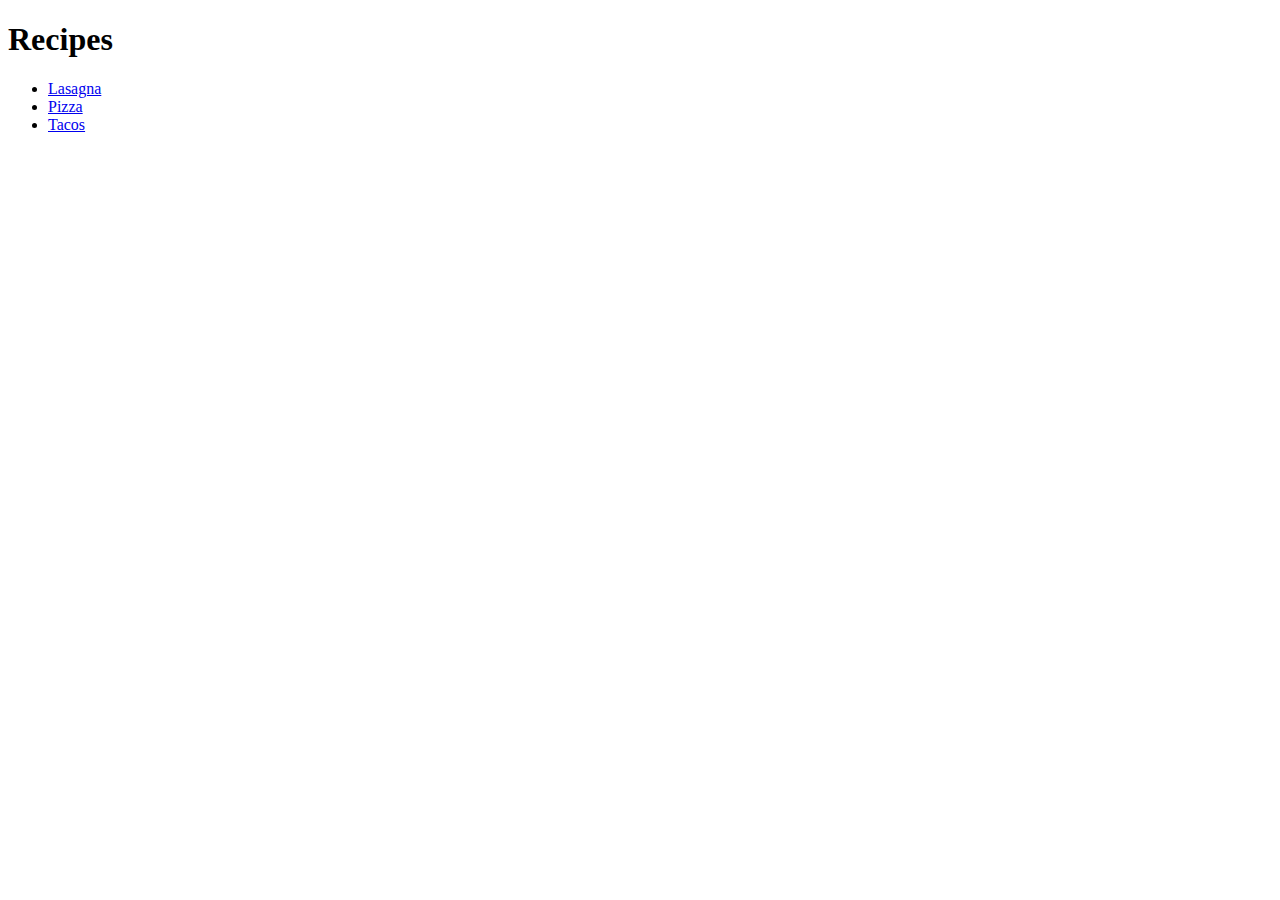
<file: recipes.html>
<!DOCTYPE html>
<html lang="en">
<head>
    <meta charset="UTF-8">
    <meta name="viewport" content="width=device-width, initial-scale=1.0">
    <title>Recipes</title>
</head>
<body>
    <h1>Recipes</h1>
    <ul>
        <li><a href="recipes/lasagna.html">Lasagna</a></li>
        <li><a href="recipes/pizza.html">Pizza</a></li>
        <li><a href="recipes/tacos.html">Tacos</a></li>
    </ul>

    <a href="../index.html" class="href"></a>
</body>
</html>
</file>
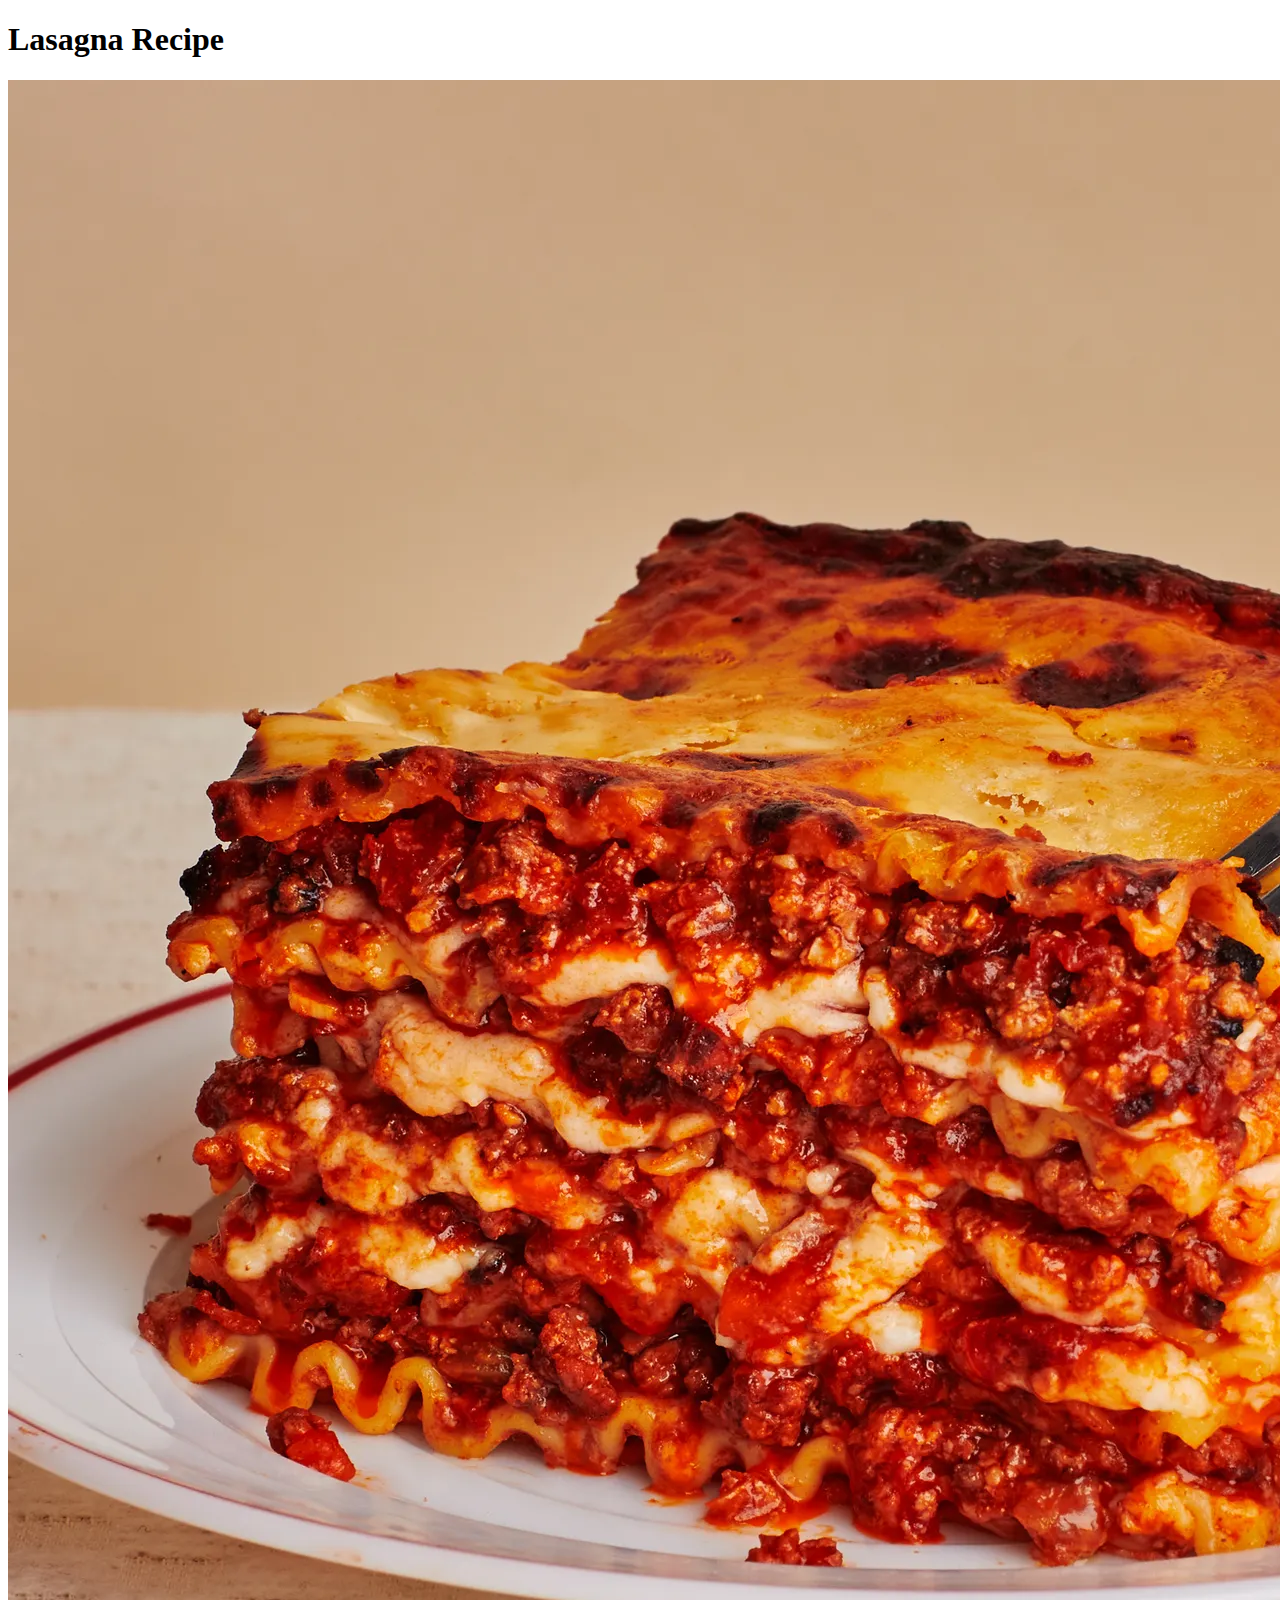
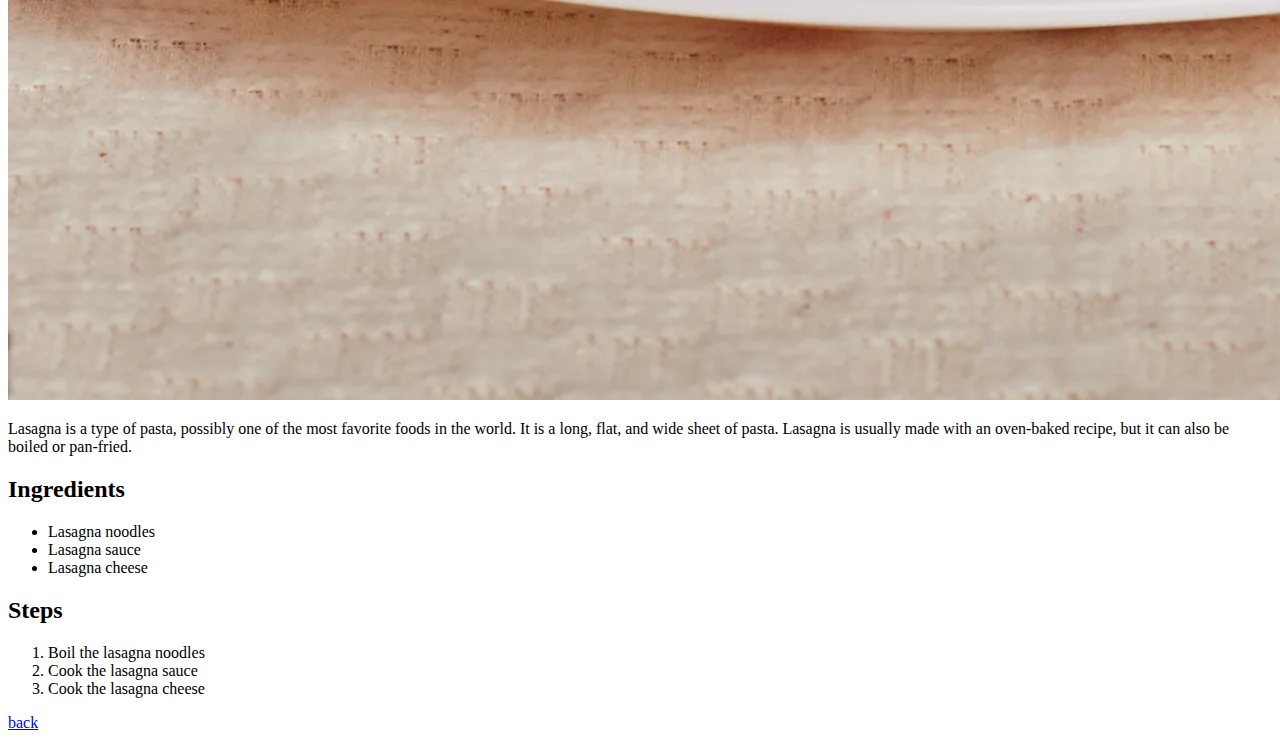
<file: recipes/lasagna.html>
<!DOCTYPE html>
<html lang="en">
<head>
    <meta charset="UTF-8">
    <meta name="viewport" content="width=device-width, initial-scale=1.0">
    <title>Lasagna Recipe</title>
</head>
<body>
    <h1>Lasagna Recipe</h1>

    <img src="../assets/lasagna.png" alt="Lasagna">
    <p>Lasagna is a type of pasta, possibly one of the most favorite foods in the world. It is a long, flat, and wide sheet of pasta. Lasagna is usually made with an oven-baked recipe, but it can also be boiled or pan-fried.</p>

    <h2>Ingredients</h2>
    <ul>
        <li>Lasagna noodles</li>
        <li>Lasagna sauce</li>
        <li>Lasagna cheese</li>
    </ul>

    <h2>Steps</h2>
    <ol>
        <li>Boil the lasagna noodles</li>
        <li>Cook the lasagna sauce</li>
        <li>Cook the lasagna cheese</li>
    </ol>   

    <a href="../index.html" class="href">back</a>
</body>
</html>
</file>
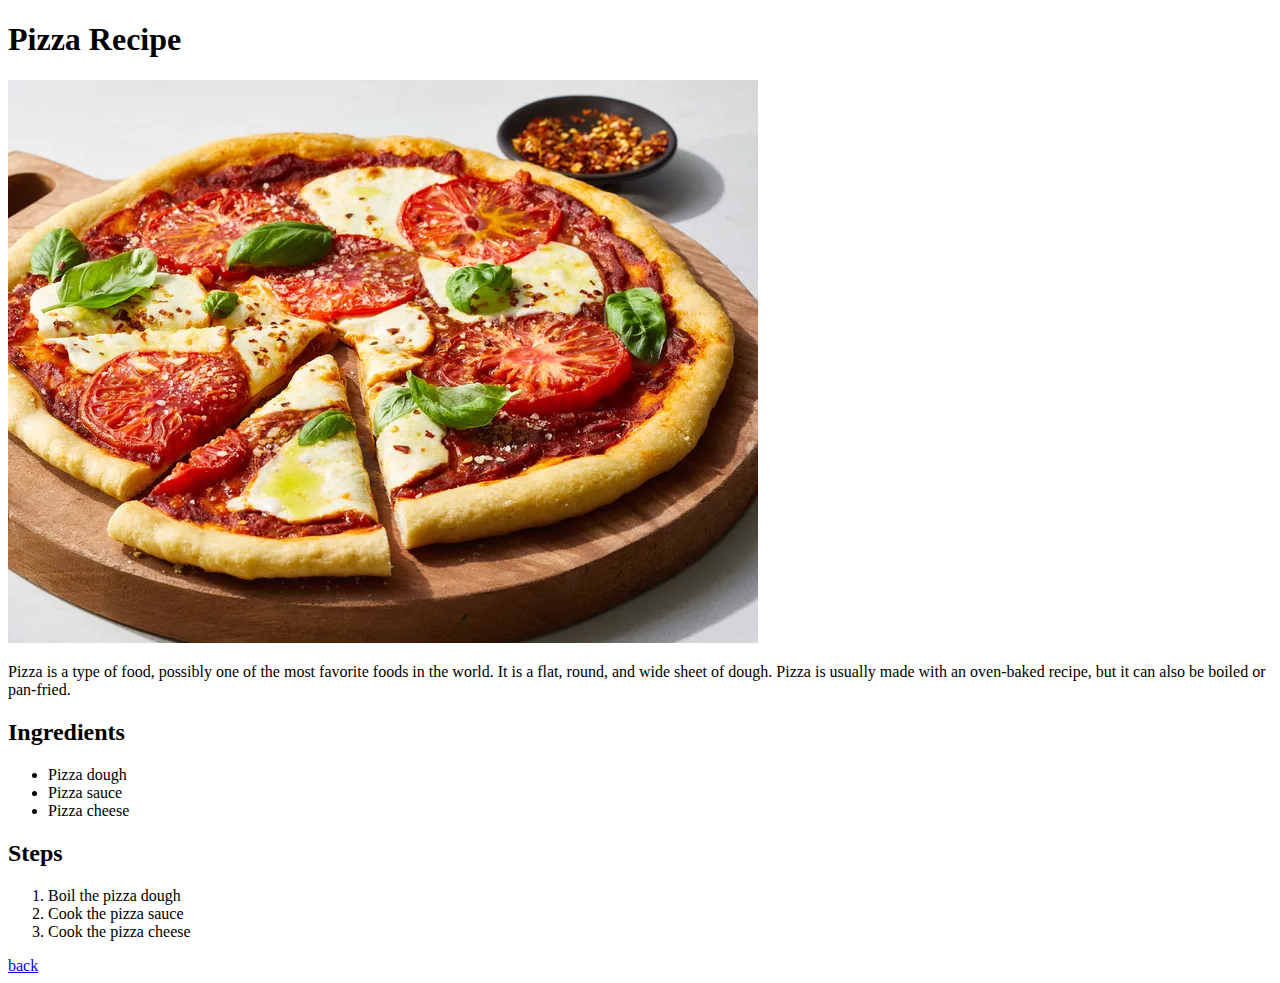
<file: recipes/pizza.html>
<!DOCTYPE html>
<html lang="en">
<head>
    <meta charset="UTF-8">
    <meta name="viewport" content="width=device-width, initial-scale=1.0">
    <title>Pizza Recipe</title>
</head>
<body>
    <h1>Pizza Recipe</h1>

    <img src="../assets/pizza.png" alt="Pizza">
    <p>Pizza is a type of food, possibly one of the most favorite foods in the world. It is a flat, round, and wide sheet of dough. Pizza is usually made with an oven-baked recipe, but it can also be boiled or pan-fried.</p>

    <h2>Ingredients</h2>
    <ul>
        <li>Pizza dough</li>
        <li>Pizza sauce</li>
        <li>Pizza cheese</li>
    </ul>

    <h2>Steps</h2>
    <ol>
        <li>Boil the pizza dough</li>
        <li>Cook the pizza sauce</li>
        <li>Cook the pizza cheese</li>
    </ol>   

    <a href="../index.html" class="href">back</a>
</body>
</html>
</file>
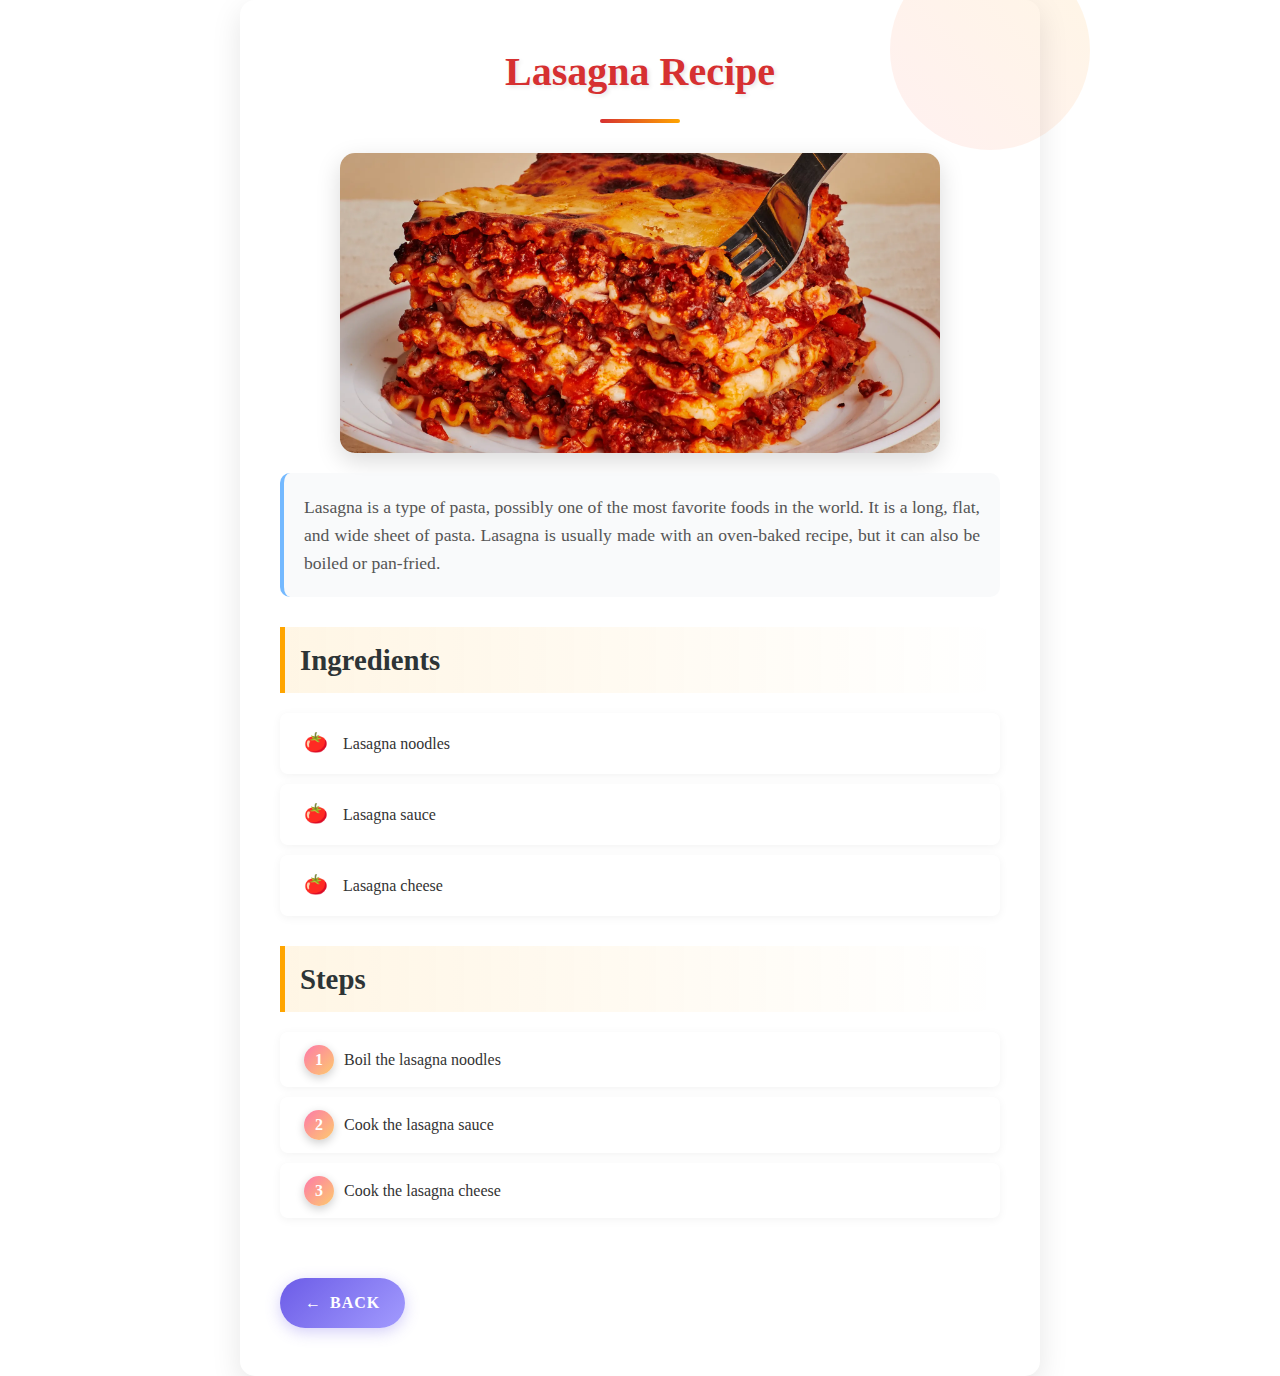
<file: src/recipes/lasagna.html>
<!DOCTYPE html>
<html lang="en">
<head>
    <meta charset="UTF-8">
    <meta name="viewport" content="width=device-width, initial-scale=1.0">
    <link rel="stylesheet" href="../css/recipes.css">
    <title>Lasagna Recipe</title>
</head>
<body>
    <h1>Lasagna Recipe</h1>

    <img src="../../assets/lasagna.png" alt="Lasagna">
    <p>Lasagna is a type of pasta, possibly one of the most favorite foods in the world. It is a long, flat, and wide sheet of pasta. Lasagna is usually made with an oven-baked recipe, but it can also be boiled or pan-fried.</p>

    <h2>Ingredients</h2>
    <ul>
        <li>Lasagna noodles</li>
        <li>Lasagna sauce</li>
        <li>Lasagna cheese</li>
    </ul>

    <h2>Steps</h2>
    <ol>
        <li>Boil the lasagna noodles</li>
        <li>Cook the lasagna sauce</li>
        <li>Cook the lasagna cheese</li>
    </ol>   

    <a href="../../index.html" class="href">back</a>
</body>
</html>
</file>
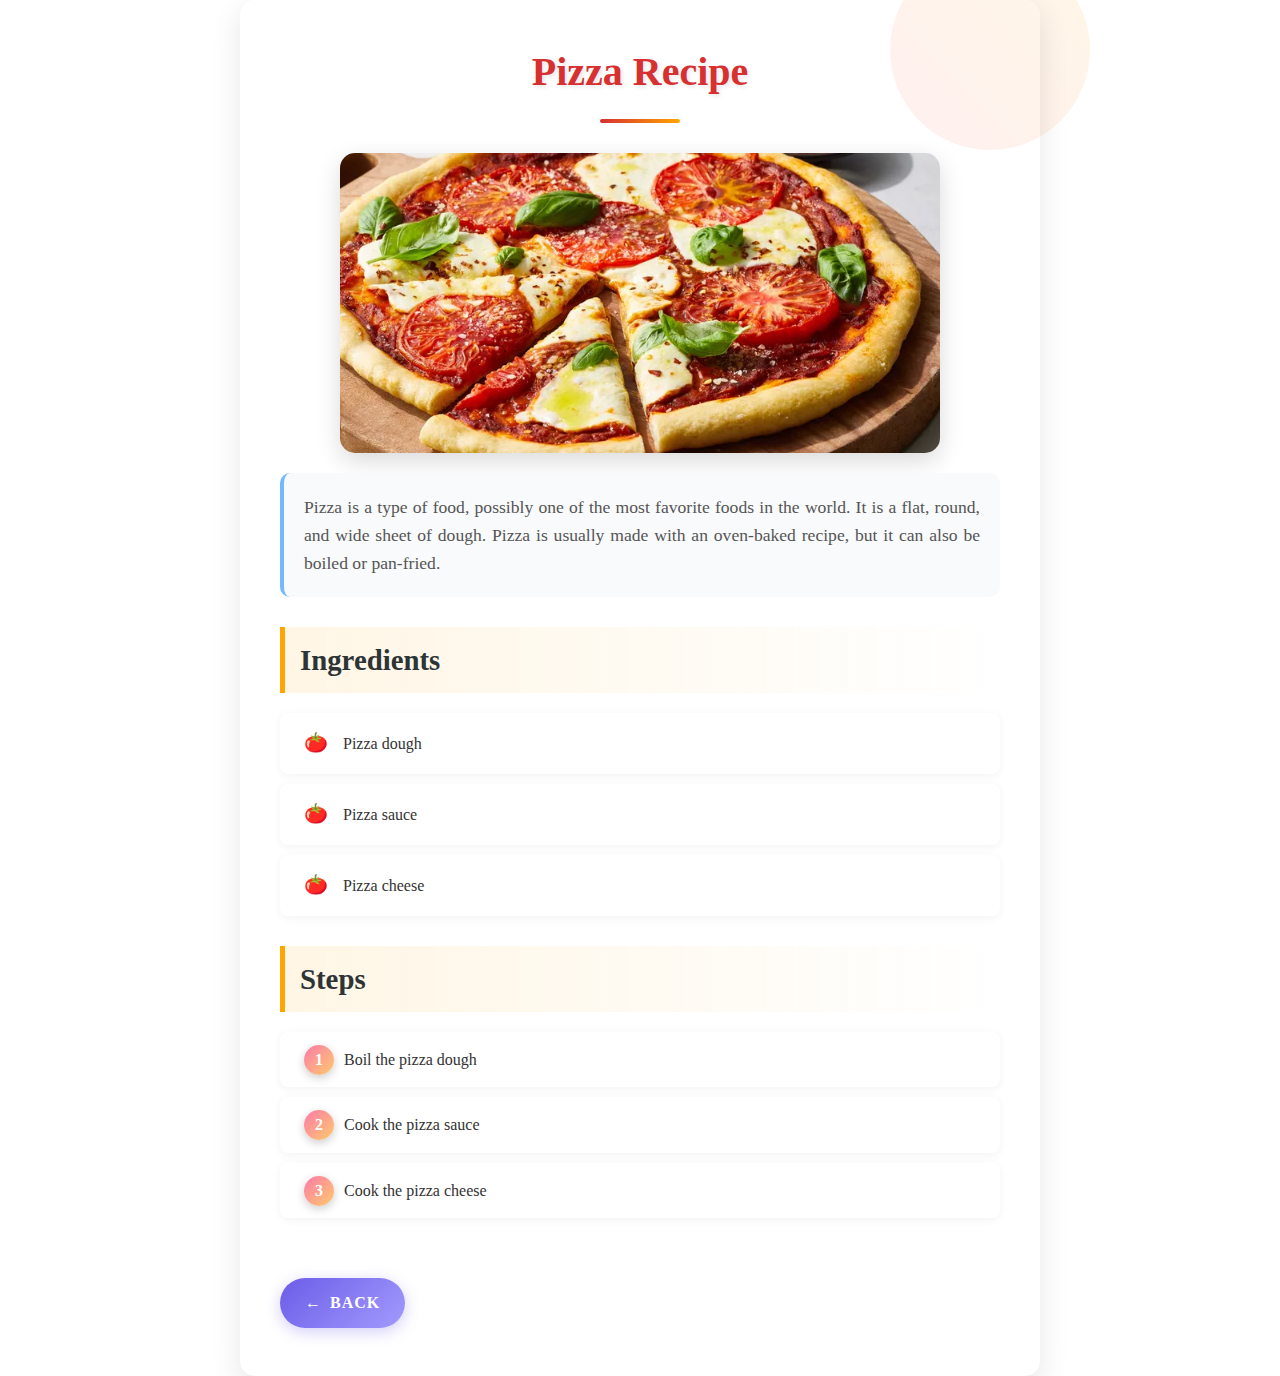
<file: src/recipes/pizza.html>
<!DOCTYPE html>
<html lang="en">
<head>
    <meta charset="UTF-8">
    <meta name="viewport" content="width=device-width, initial-scale=1.0">
    <link rel="stylesheet" href="../css/recipes.css">
    <title>Pizza Recipe</title>
</head>
<body>
    <h1>Pizza Recipe</h1>

    <img src="../../assets/pizza.png" alt="Pizza">
    <p>Pizza is a type of food, possibly one of the most favorite foods in the world. It is a flat, round, and wide sheet of dough. Pizza is usually made with an oven-baked recipe, but it can also be boiled or pan-fried.</p>

    <h2>Ingredients</h2>
    <ul>
        <li>Pizza dough</li>
        <li>Pizza sauce</li>
        <li>Pizza cheese</li>
    </ul>

    <h2>Steps</h2>
    <ol>
        <li>Boil the pizza dough</li>
        <li>Cook the pizza sauce</li>
        <li>Cook the pizza cheese</li>
    </ol>   

    <a href="../../index.html" class="href">back</a>
</body>
</html>
</file>
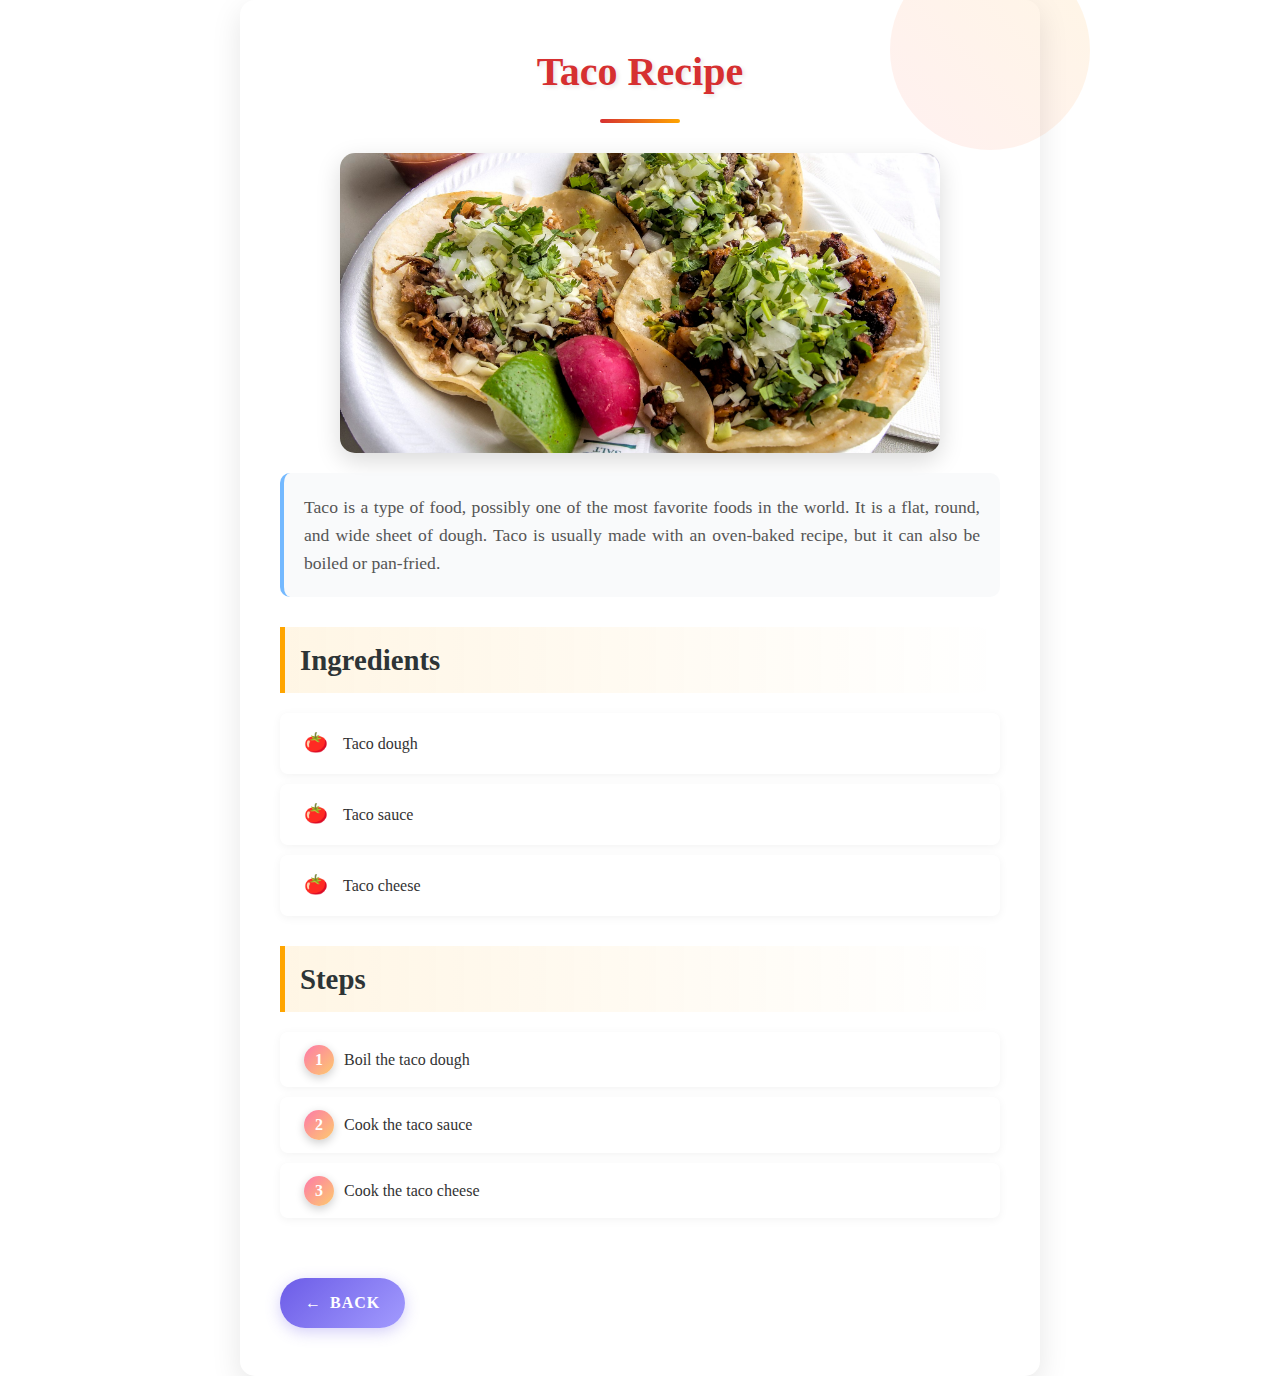
<file: src/recipes/taco.html>
<!DOCTYPE html>
<html lang="en">
<head>
    <meta charset="UTF-8">
    <meta name="viewport" content="width=device-width, initial-scale=1.0">
    <link rel="stylesheet" href="../css/recipes.css">
    <title>Taco Recipe</title>
</head>
<body>
    <h1>Taco Recipe</h1>

    <img src="../../assets/taco.png" alt="Taco">
    <p>Taco is a type of food, possibly one of the most favorite foods in the world. It is a flat, round, and wide sheet of dough. Taco is usually made with an oven-baked recipe, but it can also be boiled or pan-fried.</p>

    <h2>Ingredients</h2>
    <ul>
        <li>Taco dough</li>
        <li>Taco sauce</li>
        <li>Taco cheese</li>
    </ul>   

    <h2>Steps</h2>
    <ol>
        <li>Boil the taco dough</li>
        <li>Cook the taco sauce</li>
        <li>Cook the taco cheese</li>
    </ol>   

    <a href="../../index.html" class="href">back</a>
</body>
</html>
</file>
<file: src/css/recipes.css>
/* Reset and base styles */
* {
    margin: 0;
    padding: 0;
    box-sizing: border-box;
}

body {
    font-family: 'Georgia', 'Times New Roman', serif;
    line-height: 1.6;
    color: #333;
    background: linear-gradient(135deg, #f5f3f0 0%, #e8e2d5 100%);
    min-height: 100vh;
    padding: 20px;
}

/* Container for content */
body {
    max-width: 800px;
    margin: 0 auto;
    background: white;
    border-radius: 15px;
    box-shadow: 0 10px 30px rgba(0, 0, 0, 0.1);
    padding: 40px;
    position: relative;
    overflow: hidden;
}

/* Decorative background element */
body::before {
    content: '';
    position: absolute;
    top: -50px;
    right: -50px;
    width: 200px;
    height: 200px;
    background: linear-gradient(45deg, #ff6b6b, #ffa500);
    border-radius: 50%;
    opacity: 0.1;
    z-index: -1;
}

/* Main heading */
h1 {
    color: #d63031;
    font-size: 2.5rem;
    text-align: center;
    margin-bottom: 30px;
    text-shadow: 2px 2px 4px rgba(0, 0, 0, 0.1);
    position: relative;
}

h1::after {
    content: '';
    display: block;
    width: 80px;
    height: 4px;
    background: linear-gradient(90deg, #d63031, #ffa500);
    margin: 15px auto;
    border-radius: 2px;
}

/* Section headings */
h2 {
    color: #2d3436;
    font-size: 1.8rem;
    margin: 30px 0 15px 0;
    border-left: 5px solid #ffa500;
    padding-left: 15px;
    background: linear-gradient(90deg, rgba(255, 165, 0, 0.1), transparent);
    padding: 10px 0 10px 15px;
    border-radius: 0 25px 25px 0;
}

/* Image styling */
img {
    width: 100%;
    max-width: 600px;
    height: 300px;
    object-fit: cover;
    border-radius: 15px;
    margin: 20px auto;
    display: block;
    box-shadow: 0 8px 25px rgba(0, 0, 0, 0.15);
    transition: transform 0.3s ease, box-shadow 0.3s ease;
}

img:hover {
    transform: translateY(-5px);
    box-shadow: 0 12px 35px rgba(0, 0, 0, 0.2);
}

/* Paragraph styling */
p {
    font-size: 1.1rem;
    margin-bottom: 20px;
    text-align: justify;
    color: #555;
    background: rgba(248, 249, 250, 0.8);
    padding: 20px;
    border-radius: 10px;
    border-left: 4px solid #74b9ff;
}

/* List styling */
ul, ol {
    margin: 20px 0;
    padding-left: 0;
}

ul li, ol li {
    background: white;
    margin: 10px 0;
    padding: 15px 20px;
    border-radius: 8px;
    box-shadow: 0 2px 10px rgba(0, 0, 0, 0.05);
    list-style: none;
    position: relative;
    transition: all 0.3s ease;
    border-left: 4px solid transparent;
}

ul li:hover, ol li:hover {
    transform: translateX(10px);
    box-shadow: 0 4px 15px rgba(0, 0, 0, 0.1);
    border-left-color: #00b894;
}

/* Custom bullet points for ingredients */
ul li::before {
    content: '🍅';
    margin-right: 15px;
    font-size: 1.2rem;
}

/* Custom numbers for steps */
ol {
    counter-reset: step-counter;
}

ol li {
    counter-increment: step-counter;
    padding-left: 60px;
}

ol li::before {
    content: counter(step-counter);
    position: absolute;
    left: 20px;
    top: 50%;
    transform: translateY(-50%);
    background: linear-gradient(135deg, #fd79a8, #fdcb6e);
    color: white;
    width: 30px;
    height: 30px;
    border-radius: 50%;
    display: flex;
    align-items: center;
    justify-content: center;
    font-weight: bold;
    font-size: 1rem;
    box-shadow: 0 3px 10px rgba(0, 0, 0, 0.2);
}

/* Back link styling */
a.href {
    display: inline-block;
    margin-top: 40px;
    padding: 12px 25px;
    background: linear-gradient(135deg, #6c5ce7, #a29bfe);
    color: white;
    text-decoration: none;
    border-radius: 25px;
    font-weight: bold;
    text-transform: uppercase;
    letter-spacing: 1px;
    transition: all 0.3s ease;
    box-shadow: 0 4px 15px rgba(108, 92, 231, 0.3);
    position: relative;
    overflow: hidden;
}

a.href::before {
    content: '←';
    margin-right: 8px;
    transition: transform 0.3s ease;
}

a.href:hover {
    transform: translateY(-3px);
    box-shadow: 0 6px 20px rgba(108, 92, 231, 0.4);
}

a.href:hover::before {
    transform: translateX(-5px);
}

a.href:active {
    transform: translateY(0);
}

/* Responsive design */
@media (max-width: 768px) {
    body {
        padding: 20px;
        margin: 10px;
    }
    
    h1 {
        font-size: 2rem;
    }
    
    h2 {
        font-size: 1.5rem;
    }
    
    p {
        font-size: 1rem;
        padding: 15px;
    }
    
    img {
        height: 200px;
    }
}

@media (max-width: 480px) {
    body {
        padding: 15px;
        margin: 5px;
    }
    
    h1 {
        font-size: 1.8rem;
    }
    
    ul li, ol li {
        padding: 12px 15px;
    }
    
    ol li {
        padding-left: 50px;
    }
    
    ol li::before {
        width: 25px;
        height: 25px;
        font-size: 0.9rem;
    }
}
</file>
